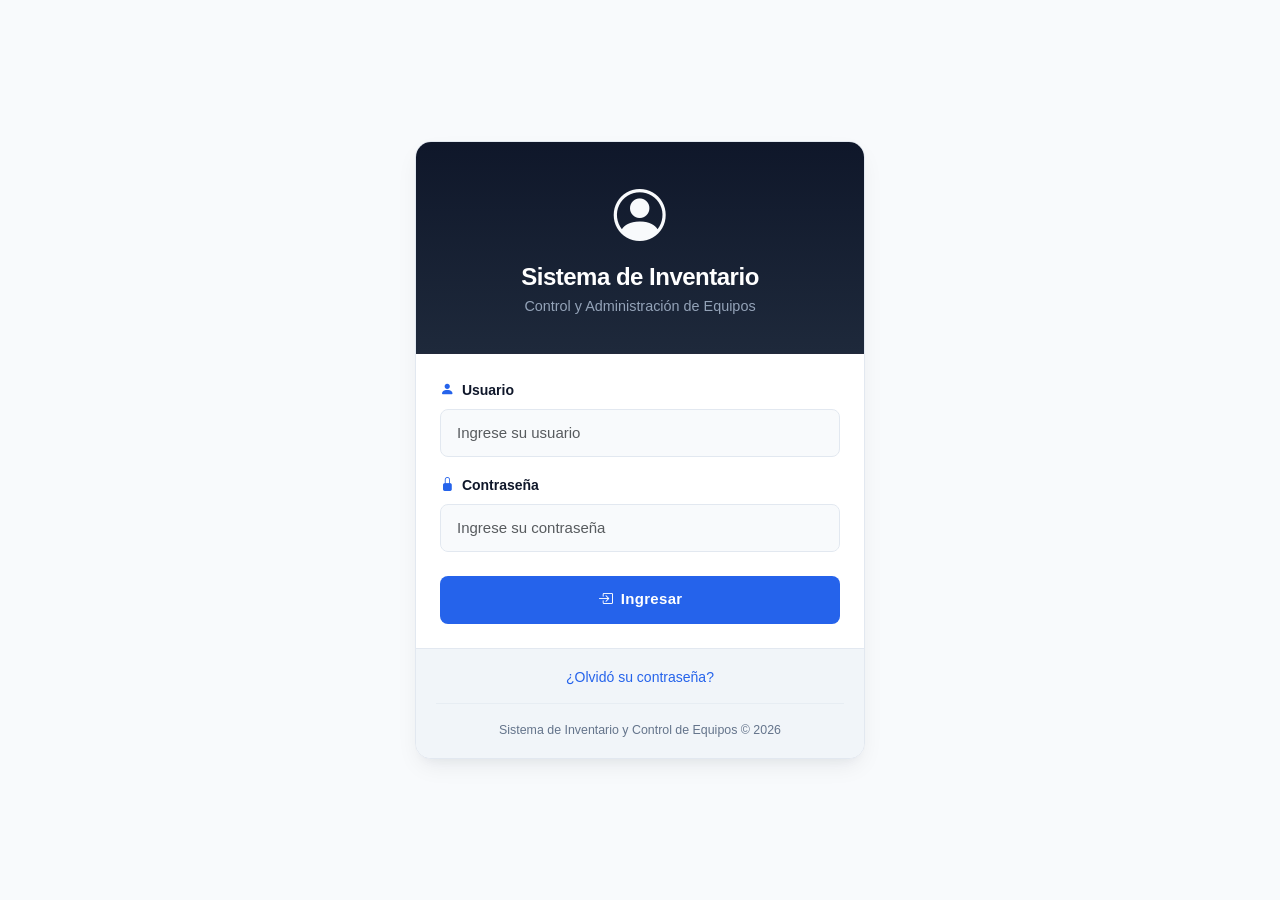
<file: src/main/resources/templates/index.html>
<!DOCTYPE html>
<html lang="es">
<head>
    <meta charset="UTF-8">
    <meta name="viewport" content="width=device-width, initial-scale=1.0">
    <title>Ingreso al Sistema</title>

    <!-- Bootstrap CSS & Icons -->
    <link href="https://cdn.jsdelivr.net/npm/bootstrap@5.3.3/dist/css/bootstrap.min.css" rel="stylesheet">
    <link href="https://cdn.jsdelivr.net/npm/bootstrap-icons@1.11.3/font/bootstrap-icons.css" rel="stylesheet">

    <!-- ESTILOS SOBRIOS INTEGRADOS -->
    <style>
        /* ==============================
           VARIABLES GENERALES
        ============================== */
        :root {
            --azul-principal: #0F172A;
            --azul-acento: #2563EB;
            --azul-hover: #1D4ED8;
            --fondo-sitio: #F8FAFC;
            --fondo-tarjeta: #FFFFFF;
            --texto-principal: #0F172A;
            --texto-secundario: #64748B;
            --borde-suave: #E2E8F0;
            --sombra-elegante: 0 10px 25px -5px rgba(15, 23, 42, 0.08), 0 8px 10px -6px rgba(15, 23, 42, 0.04);
        }

        /* ==============================
           ESTILOS GENERALES Y RESETS
        ============================== */
        * {
            margin: 0;
            padding: 0;
            box-sizing: border-box;
        }

        body {
            background: var(--fondo-sitio);
            min-height: 100vh;
            display: flex;
            justify-content: center;
            align-items: center;
            padding: 30px;
            font-family: -apple-system, BlinkMacSystemFont, 'Segoe UI', Roboto, sans-serif;
            color: var(--texto-principal);
        }

        /* ==============================
           TARJETA
        ============================== */
        .card-system {
            width: 100%;
            max-width: 450px;
            border: 1px solid var(--borde-suave) !important;
            border-radius: 16px !important;
            overflow: hidden;
            background: var(--fondo-tarjeta) !important;
            box-shadow: var(--sombra-elegante);
        }

        /* ==============================
           CABECERA
        ============================== */
        .card-header-system {
            background: linear-gradient(180deg, #0F172A 0%, #1E293B 100%);
            color: #FFFFFF;
            text-align: center;
            padding: 35px 30px;
            border-bottom: 1px solid rgba(255, 255, 255, 0.08);
        }

        .card-header-system h2 {
            font-size: 1.5rem;
            letter-spacing: -0.5px;
        }

        .card-header-system p {
            color: #94A3B8;
            font-size: 0.9rem;
        }

        .logo-system {
            font-size: 52px;
            color: #F8FAFC;
            margin-bottom: 8px;
        }

        /* ==============================
           CUERPO Y FORMULARIO
        ============================== */
        .card-body {
            background: var(--fondo-tarjeta);
            padding: 30px;
        }

        .form-label {
            font-size: 0.875rem;
            color: var(--texto-principal);
        }

        .form-label i {
            color: var(--azul-acento);
        }

        .form-control {
            height: 48px;
            border-radius: 8px;
            border: 1px solid var(--borde-suave);
            padding: 0 16px;
            font-size: 15px;
            color: var(--texto-principal);
            background-color: #F8FAFC;
            transition: all 0.2s ease;
        }

        .form-control:focus {
            background-color: #FFFFFF;
            border-color: var(--azul-acento);
            box-shadow: 0 0 0 4px rgba(37, 99, 235, 0.12);
            outline: none;
        }

        /* ==============================
           BOTÓN
        ============================== */
        .btn-system {
            height: 48px;
            border-radius: 8px;
            border: none;
            background: var(--azul-acento) !important;
            color: #FFFFFF !important;
            font-weight: 600;
            font-size: 15px;
            letter-spacing: 0.3px;
            cursor: pointer;
            transition: background-color 0.2s ease, transform 0.1s ease;
        }

        .btn-system:hover {
            background: var(--azul-hover) !important;
        }

        .btn-system:active {
            transform: scale(0.99);
        }

        /* ==============================
           FOOTER Y ENLACES
        ============================== */
        .card-footer {
            background: #F1F5F9;
            text-align: center;
            padding: 18px 20px;
            border-top: 1px solid var(--borde-suave);
            font-size: 14px;
            color: var(--texto-secundario);
        }

        .card-footer hr {
            border-color: var(--borde-suave);
            margin: 15px 0;
            opacity: 0.6;
        }

        .card-footer small {
            color: var(--texto-secundario);
            font-size: 0.775rem;
        }

        a {
            text-decoration: none;
            color: var(--azul-acento);
            font-weight: 500;
            transition: color 0.2s ease;
        }

        a:hover {
            color: var(--azul-hover);
            text-decoration: underline;
        }
    </style>
</head>

<body>

<div class="card card-system">

    <!-- CABECERA -->
    <div class="card-header-system">
        <i class="bi bi-person-circle logo-system"></i>

        <h2 class="fw-bold mt-2 mb-1">
            Sistema de Inventario
        </h2>

        <p class="mb-0">
            Control y Administración de Equipos
        </p>
    </div>

    <!-- CUERPO -->
    <div class="card-body p-4">

        <form action="/mercado" method="GET">

            <div class="mb-3">
                <label class="form-label fw-semibold">
                    <i class="bi bi-person-fill me-1"></i>
                    Usuario
                </label>
                <input
                    type="text"
                    class="form-control"
                    name="usuario"
                    placeholder="Ingrese su usuario"
                    required>
            </div>

            <div class="mb-4">
                <label class="form-label fw-semibold">
                    <i class="bi bi-lock-fill me-1"></i>
                    Contraseña
                </label>
                <input
                    type="password"
                    class="form-control"
                    name="password"
                    placeholder="Ingrese su contraseña"
                    required>
            </div>

            <div class="d-grid">
                <button type="submit" class="btn-system d-flex align-items-center justify-content-center gap-2">
                    <i class="bi bi-box-arrow-in-right"></i>
                    Ingresar
                </button>
            </div>

        </form>

    </div>

    <!-- PIE DE PÁGINA -->
    <div class="card-footer text-center">
        <div class="mb-2">
            <a href="#">¿Olvidó su contraseña?</a>
        </div>

        <hr>

        <small>
            Sistema de Inventario y Control de Equipos © 2026
        </small>
    </div>

</div>

</body>
</html>
</file>
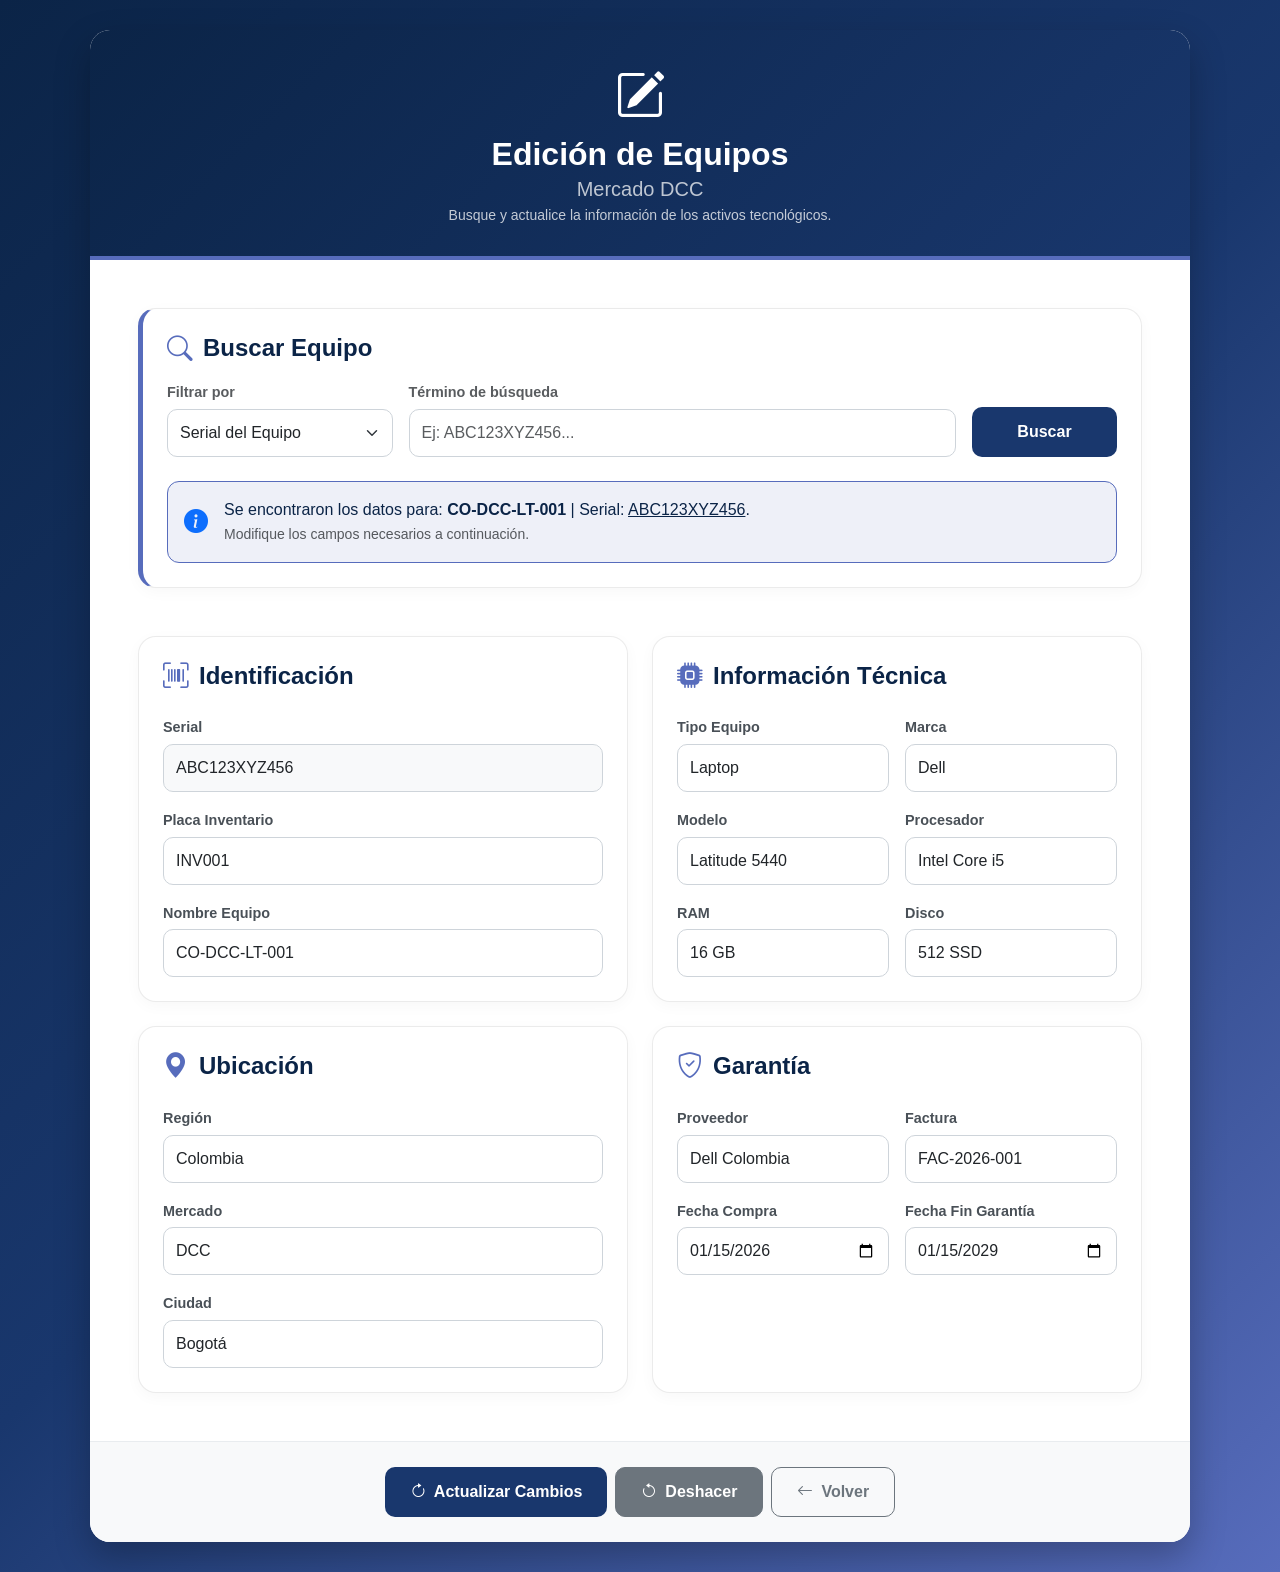
<file: src/main/resources/templates/equipos/edicion_equipos.html>
<!DOCTYPE html>
<html lang="es">

<head>
    <meta charset="UTF-8">
    <meta name="viewport" content="width=device-width, initial-scale=1.0">
    <title>DCC | Editar Equipo</title>

    <!-- Bootstrap CSS -->
    <link href="https://cdn.jsdelivr.net/npm/bootstrap@5.3.3/dist/css/bootstrap.min.css" rel="stylesheet">
    <!-- Bootstrap Icons -->
    <link rel="stylesheet" href="https://cdn.jsdelivr.net/npm/bootstrap-icons@1.11.3/font/bootstrap-icons.min.css">

    <!-- Estilos Internos -->
    <style>
        /* Definición de la paleta de colores Azules */
        :root {
            --azul-oscuro: #0B2447;
            --azul-principal: #19376D;
            --azul-claro: #576CBC;
            --azul-header: linear-gradient(135deg, #0B2447, #19376D);
        }

        * {
            margin: 0;
            padding: 0;
            box-sizing: border-box;
        }

        body {
            background: linear-gradient(135deg, var(--azul-oscuro), var(--azul-principal), var(--azul-claro));
            min-height: 100vh;
            display: flex;
            justify-content: center;
            align-items: center;
            padding: 30px 15px;
            font-family: 'Segoe UI', Tahoma, Geneva, Verdana, sans-serif;
        }

        .main-container {
            width: 100%;
            max-width: 1100px;
        }

        /* Tarjeta Principal */
        .card-system {
            border: none;
            border-radius: 20px;
            overflow: hidden;
            box-shadow: 0 15px 35px rgba(0, 0, 0, .25);
            background: #FFFFFF;
        }

        /* Cabecera de la Tarjeta */
        .card-header-system {
            background: var(--azul-header);
            text-align: center;
            padding: 30px 20px;
            color: white;
            border-bottom: 4px solid var(--azul-claro);
        }

        .logo-system {
            font-size: 50px;
            color: #FFFFFF;
            margin-bottom: 10px;
        }

        /* Secciones Internas / Dashboard Cards */
        .dashboard-card {
            border: 1px solid rgba(0, 0, 0, 0.08);
            border-radius: 18px;
            transition: all 0.35s ease;
            background: #FFFFFF;
            box-shadow: 0 4px 15px rgba(0, 0, 0, .03);
            height: 100%;
        }

        .dashboard-card:hover {
            transform: translateY(-5px);
            box-shadow: 0 12px 25px rgba(25, 55, 109, .15);
            border-color: var(--azul-claro);
        }

        .section-title {
            color: var(--azul-oscuro);
            font-weight: 600;
            display: flex;
            align-items: center;
            gap: 10px;
        }

        .icono {
            font-size: 1.6rem;
            color: var(--azul-claro);
        }

        /* Campos de Formulario */
        .form-label {
            font-weight: 600;
            color: #495057;
            font-size: 0.9rem;
            margin-bottom: 5px;
        }

        .form-control,
        .form-select {
            height: 48px;
            border-radius: 10px;
            border: 1px solid #ced4da;
            padding: 0.375rem 0.75rem;
            transition: all 0.3s ease;
        }

        textarea.form-control {
            height: auto;
        }

        .form-control:focus,
        .form-select:focus {
            border-color: var(--azul-claro);
            box-shadow: 0 0 0 4px rgba(87, 108, 188, .2);
            outline: none;
        }

        /* Botones */
        .btn-system {
            height: 50px;
            border-radius: 10px;
            font-weight: bold;
            font-size: 16px;
            padding: 0 25px;
            display: inline-flex;
            align-items: center;
            justify-content: center;
            gap: 8px;
            transition: all 0.3s ease;
        }

        .btn-primary-system {
            background-color: var(--azul-principal);
            border: none;
            color: white;
        }

        .btn-primary-system:hover {
            background-color: var(--azul-oscuro);
            color: white;
            transform: translateY(-2px);
        }
        
        /* Alerta personalizada para el modo edición */
        .alert-edit-mode {
            background-color: rgba(87, 108, 188, 0.1);
            border: 1px solid var(--azul-claro);
            color: var(--azul-oscuro);
            border-radius: 12px;
            font-weight: 500;
        }

        /* Footer */
        .card-footer-system {
            background: #F8F9FA;
            border-top: 1px solid #E9ECEF;
            text-align: center;
            padding: 25px;
        }

        a {
            text-decoration: none;
        }
    </style>
</head>

<body>

    <div class="main-container">

        <!-- Contenedor Estilo Card System -->
        <div class="card card-system">

            <!-- Cabecera Principal -->
            <div class="card-header-system">
                <i class="bi bi-pencil-square logo-system"></i>
                <h2 class="fw-bold mb-1">Edición de Equipos</h2>
                <h5 class="text-light opacity-75 mb-1">Mercado DCC</h5>
                <p class="small mb-0 opacity-75">Busque y actualice la información de los activos tecnológicos.</p>
            </div>

            <!-- Cuerpo del Formulario -->
            <div class="card-body p-4 p-md-5">

                <!-- MODULO DE BÚSQUEDA Y FILTRADO (NUEVO) -->
                <div class="row mb-5">
                    <div class="col-12">
                        <div class="card dashboard-card" style="border-left: 5px solid var(--azul-claro);">
                            <div class="card-body p-4">
                                <h4 class="section-title mb-3">
                                    <i class="bi bi-search icono"></i>
                                    Buscar Equipo
                                </h4>
                                
                                <div class="row g-3">
                                    <div class="col-md-3">
                                        <label class="form-label text-muted small">Filtrar por</label>
                                        <select class="form-select">

                                            <option value="serial" selected>Serial del Equipo</option> <!--NO EDITABLE -->
                                            <option value="nombre">Nombre (Ej: CO-DCC...)</option>     <!--NO EDITABLE -->
                                            <option value="modelo">Modelo</option>
                                            <option value="mercado">Mercado</option>
                                        </select>
                                    </div>
                                    <div class="col-md-7">
                                        <label class="form-label text-muted small">Término de búsqueda</label>
                                        <input type="text" class="form-control" placeholder="Ej: ABC123XYZ456...">
                                    </div>
                                    <div class="col-md-2 d-flex align-items-end">
                                        <button class="btn btn-system btn-primary-system w-100">
                                            Buscar
                                        </button>
                                    </div>
                                </div>

                                <!-- Indicador de Equipo Seleccionado (Datos ficticios visuales) -->
                                <div class="alert alert-edit-mode mt-4 mb-0 d-flex align-items-center" role="alert">
                                    <i class="bi bi-info-circle-fill fs-4 me-3 text-primary"></i>
                                    <div>
                                        Se encontraron los datos para: 
                                        <strong>CO-DCC-LT-001</strong> | Serial: <span class="text-decoration-underline">ABC123XYZ456</span>. 
                                        <br><small class="text-muted">Modifique los campos necesarios a continuación.</small>
                                    </div>
                                </div>
                            </div>
                        </div>
                    </div>
                </div>
                <!-- FIN MODULO DE BÚSQUEDA -->

                <!-- FILA 1 -->
                <div class="row g-4 mb-4">

                    <!-- Identificación -->
                    <div class="col-lg-6">
                        <div class="card dashboard-card">
                            <div class="card-body p-4">
                                <h4 class="section-title mb-4">
                                    <i class="bi bi-upc-scan icono"></i>
                                    Identificación
                                </h4>

                                <div class="mb-3">
                                    <label class="form-label">Serial</label>
                                    <input type="text" class="form-control bg-light" value="ABC123XYZ456" readonly title="El serial no se puede modificar por seguridad">
                                </div>

                                <div class="mb-3">
                                    <label class="form-label">Placa Inventario</label>
                                    <input type="text" class="form-control" value="INV001">
                                </div>

                                <div>
                                    <label class="form-label">Nombre Equipo</label>
                                    <input type="text" class="form-control" value="CO-DCC-LT-001">
                                </div>
                            </div>
                        </div>
                    </div>

                    <!-- Información Técnica -->
                    <div class="col-lg-6">
                        <div class="card dashboard-card">
                            <div class="card-body p-4">
                                <h4 class="section-title mb-4">
                                    <i class="bi bi-cpu-fill icono"></i>
                                    Información Técnica
                                </h4>

                                <div class="row g-3">
                                    <div class="col-md-6">
                                        <label class="form-label">Tipo Equipo</label>
                                        <input type="text" class="form-control" value="Laptop">
                                    </div>

                                    <div class="col-md-6">
                                        <label class="form-label">Marca</label>
                                        <input type="text" class="form-control" value="Dell">
                                    </div>

                                    <div class="col-md-6">
                                        <label class="form-label">Modelo</label>
                                        <input type="text" class="form-control" value="Latitude 5440">
                                    </div>

                                    <div class="col-md-6">
                                        <label class="form-label">Procesador</label>
                                        <input type="text" class="form-control" value="Intel Core i5">
                                    </div>

                                    <div class="col-md-6">
                                        <label class="form-label">RAM</label>
                                        <input type="text" class="form-control" value="16 GB">
                                    </div>

                                    <div class="col-md-6">
                                        <label class="form-label">Disco</label>
                                        <input type="text" class="form-control" value="512 SSD">
                                    </div>
                                </div>
                            </div>
                        </div>
                    </div>

                </div>

                <!-- FILA 2 -->
                <div class="row g-4 mb-4">

                    <!-- Ubicación -->
                    <div class="col-lg-6">
                        <div class="card dashboard-card">
                            <div class="card-body p-4">
                                <h4 class="section-title mb-4">
                                    <i class="bi bi-geo-alt-fill icono"></i>
                                    Ubicación
                                </h4>

                                <div class="mb-3">
                                    <label class="form-label">Región</label>
                                    <input type="text" class="form-control" value="Colombia">
                                </div>

                                <div class="mb-3">
                                    <label class="form-label">Mercado</label>
                                    <input type="text" class="form-control" value="DCC">
                                </div>

                                <div>
                                    <label class="form-label">Ciudad</label>
                                    <input type="text" class="form-control" value="Bogotá">
                                </div>
                            </div>
                        </div>
                    </div>

                    <!--  Garantía -->
                    <div class="col-lg-6">
                        <div class="card dashboard-card">
                            <div class="card-body p-4">
                                <h4 class="section-title mb-4">
                                    <i class="bi bi-shield-check icono"></i>
                                    Garantía
                                </h4>

                                <div class="row g-3">
                                    <div class="col-md-6">
                                        <label class="form-label">Proveedor</label>
                                        <input type="text" class="form-control" value="Dell Colombia">
                                    </div>

                                    <div class="col-md-6">
                                        <label class="form-label">Factura</label>
                                        <input type="text" class="form-control" value="FAC-2026-001">
                                    </div>

                                    <div class="col-md-6">
                                        <label class="form-label">Fecha Compra</label>
                                        <input type="date" class="form-control" value="2026-01-15">
                                    </div>

                                    <div class="col-md-6">
                                        <label class="form-label">Fecha Fin Garantía</label>
                                        <input type="date" class="form-control" value="2029-01-15">
                                    </div>
                                </div>
                            </div>
                        </div>
                    </div>

                </div>

                <!-- FILA 3 -->
                <div class="row g-4">

                    <!-- Accesorios -->
                    <!-- <div class="col-lg-6">
                        <div class="card dashboard-card">
                            <div class="card-body p-4">
                                <h4 class="section-title mb-4">
                                    <i class="bi bi-box-seam-fill icono"></i>
                                    Accesorios
                                </h4>

                                <div class="row g-2">
                                    <div class="col-6">
                                        <div class="form-check mb-2">
                                            <input class="form-check-input" type="checkbox" id="cargador" checked>
                                            <label class="form-check-label" for="cargador">Cargador</label>
                                        </div>
                                    </div>
                                    <div class="col-6">
                                        <div class="form-check mb-2">
                                            <input class="form-check-input" type="checkbox" id="mouse" checked>
                                            <label class="form-check-label" for="mouse">Mouse</label>
                                        </div>
                                    </div>
                                    <div class="col-6">
                                        <div class="form-check mb-2">
                                            <input class="form-check-input" type="checkbox" id="maletin" checked>
                                            <label class="form-check-label" for="maletin">Maletín</label>
                                        </div>
                                    </div>
                                    <div class="col-6">
                                        <div class="form-check mb-2">
                                            <input class="form-check-input" type="checkbox" id="docking">
                                            <label class="form-check-label" for="docking">Docking</label>
                                        </div>
                                    </div>
                                </div>
                            </div>
                        </div>
                    </div>
                    -->

                    <!-- Estado del Equipo -->
                    <!--<div class="col-lg-6">
                        <div class="card dashboard-card">
                            <div class="card-body p-4">
                                <h4 class="section-title mb-4">
                                    <i class="bi bi-clipboard-check-fill icono"></i>
                                    Estado del Equipo
                                </h4>

                                <div class="mb-3">
                                    <label class="form-label">Estado</label>
                                    <select class="form-select">
                                        <option>Disponible</option>
                                        <option selected>Asignado</option>
                                        <option>Mantenimiento</option>
                                        <option>Pendiente Revisión</option>
                                        <option>Baja</option>
                                    </select>
                                </div>
                                

                                <div>
                                    <label class="form-label">Observaciones</label>
                                    <textarea class="form-control" rows="3">Equipo asignado al área de desarrollo. Presenta un ligero rayón en la tapa superior.</textarea>
                                </div>
                            </div>
                        </div>
                    </div>-->

                </div>

            </div>

            <!-- Footer / Botones -->
            <div class="card-footer-system">
                <div class="d-flex flex-wrap justify-content-center gap-2">
                    <button type="submit" class="btn btn-system btn-primary-system">
                        <i class="bi bi-arrow-clockwise"></i> Actualizar Cambios
                    </button>

                    <button type="button" class="btn btn-system btn-secondary">
                        <i class="bi bi-arrow-counterclockwise"></i> Deshacer
                    </button>

                    <a href="/dashboard/dashboard.html" class="btn btn-system btn-outline-secondary">
                        <i class="bi bi-arrow-left"></i> Volver
                    </a>
                </div>
            </div>

        </div>

    </div>

</body>

</html>
</file>
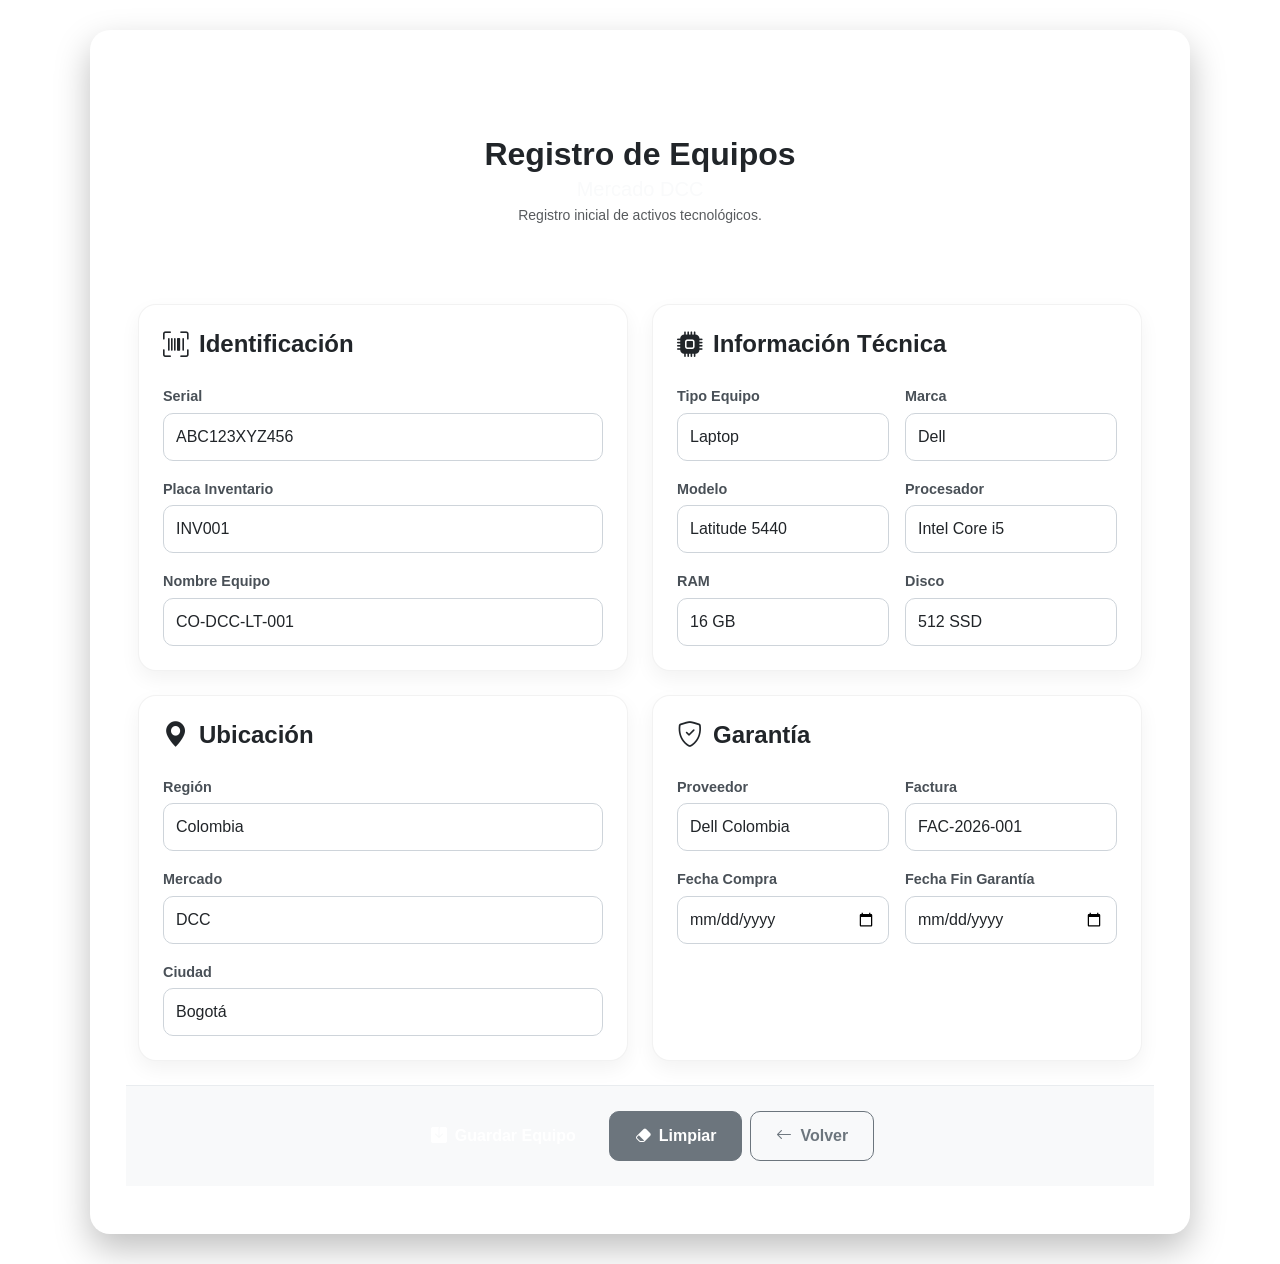
<file: src/main/resources/templates/equipos/registro_equipos.html>
<!DOCTYPE html>
<html lang="es">

<head>
    <meta charset="UTF-8">
    <meta name="viewport" content="width=device-width, initial-scale=1.0">
    <title>DCC | Registrar Equipo</title>

    <!-- Bootstrap CSS -->
    <link href="https://cdn.jsdelivr.net/npm/bootstrap@5.3.3/dist/css/bootstrap.min.css" rel="stylesheet">
    <!-- Bootstrap Icons -->
    <link rel="stylesheet" href="https://cdn.jsdelivr.net/npm/bootstrap-icons@1.11.3/font/bootstrap-icons.min.css">

    <!-- Estilos Internos -->
    <style>
    

        * {
            margin: 0;
            padding: 0;
            box-sizing: border-box;
        }

        body {
            background: linear-gradient(135deg, var(--azul-oscuro), var(--azul-principal), var(--azul-claro));
            min-height: 100vh;
            display: flex;
            justify-content: center;
            align-items: center;
            padding: 30px 15px;
            font-family: 'Segoe UI', Tahoma, Geneva, Verdana, sans-serif;
        }

        .main-container {
            width: 100%;
            max-width: 1100px;
        }

        /* Tarjeta Principal */
        .card-system {
            border: none;
            border-radius: 20px;
            overflow: hidden;
            box-shadow: 0 15px 35px rgba(0, 0, 0, .25);
            background: #FFFFFF;
        }

        /* Cabecera de la Tarjeta */
        .card-header-system {
            background: var(--azul-header);
            text-align: center;
            padding: 30px 20px;
        }

        .logo-system {
            font-size: 50px;
            color: #FFFFFF;
            margin-bottom: 10px;
        }

        /* Secciones Internas / Dashboard Cards */
        .dashboard-card {
            border: 1px solid rgba(0, 0, 0, 0.05);
            border-radius: 18px;
            transition: all 0.35s ease;
            background: #FFFFFF;
            box-shadow: 0 8px 20px rgba(0, 0, 0, .05);
            height: 100%;
        }

        .dashboard-card:hover {
            transform: translateY(-5px);
            box-shadow: 0 12px 25px rgba(15, 76, 129, .15);
        }

        .section-title {
            color: var(--azul-oscuro);
            font-weight: 600;
            display: flex;
            align-items: center;
            gap: 10px;
        }

        .icono {
            font-size: 1.6rem;
            color: var(--azul-principal);
        }

        /* Campos de Formulario */
        .form-label {
            font-weight: 600;
            color: #495057;
            font-size: 0.9rem;
            margin-bottom: 5px;
        }

        .form-control,
        .form-select {
            height: 48px;
            border-radius: 10px;
            border: 1px solid #ced4da;
            padding: 0.375rem 0.75rem;
        }

        textarea.form-control {
            height: auto;
        }

        .form-control:focus,
        .form-select:focus {
            border-color: var(--azul-principal);
            box-shadow: 0 0 10px rgba(30, 136, 229, .3);
        }

        /* Botones */
        .btn-system {
            height: 50px;
            border-radius: 10px;
            font-weight: bold;
            font-size: 16px;
            padding: 0 25px;
            display: inline-flex;
            align-items: center;
            justify-content: center;
            gap: 8px;
        }

        .btn-primary-system {
            background-color: var(--azul-principal);
            border: none;
            color: white;
        }

        .btn-primary-system:hover {
            background-color: var(--azul-oscuro);
            color: white;
        }

        /* Footer */
        .card-footer-system {
            background: #F8F9FA;
            border-top: 1px solid #E9ECEF;
            text-align: center;
            padding: 25px;
        }

        a {
            text-decoration: none;
        }
    </style>
</head>

<body>

    <div class="main-container">

        <!-- Contenedor Estilo Card System -->
        <div class="card card-system">

            <!-- Cabecera Principal -->
            <div class="card-header-system">
                <i class="bi bi-laptop logo-system"></i>
                <h2 class="fw-bold mb-1">Registro de Equipos</h2>
                <h5 class="text-light opacity-75 mb-1">Mercado DCC</h5>
                <p class="small mb-0 opacity-75">Registro inicial de activos tecnológicos.</p>
            </div>

            <!-- Cuerpo del Formulario -->
            <div class="card-body p-4 p-md-5">

                <!-- FILA 1 -->
                <div class="row g-4 mb-4">

                    <!-- Identificación -->
                    <div class="col-lg-6">
                        <div class="card dashboard-card">
                            <div class="card-body p-4">
                                <h4 class="section-title mb-4">
                                    <i class="bi bi-upc-scan icono"></i>
                                    Identificación
                                </h4>

                                <div class="mb-3">
                                    <label class="form-label">Serial</label>
                                    <input type="text" class="form-control" value="ABC123XYZ456">
                                </div>

                                <div class="mb-3">
                                    <label class="form-label">Placa Inventario</label>
                                    <input type="text" class="form-control" value="INV001">
                                </div>

                                <div> <!--AQUI DEBE INDICAR EL NOMBRE DEL EQUIPO SEGUN COMO ESTE EN EL SERVICE DESK O COMO ESTE EL ESTADO DEL EQUIPO.-->
                                    <label class="form-label">Nombre Equipo</label>
                                    <input type="text" class="form-control" value="CO-DCC-LT-001">
                                </div>
                            </div>
                        </div>
                    </div>

                    <!-- Información Técnica -->
                    <div class="col-lg-6">
                        <div class="card dashboard-card">
                            <div class="card-body p-4">
                                <h4 class="section-title mb-4">
                                    <i class="bi bi-cpu-fill icono"></i>
                                    Información Técnica
                                </h4>

                                <div class="row g-3">
                                    <div class="col-md-6">
                                        <label class="form-label">Tipo Equipo</label>
                                        <input type="text" class="form-control" value="Laptop">
                                    </div>

                                    <div class="col-md-6">
                                        <label class="form-label">Marca</label>
                                        <input type="text" class="form-control" value="Dell">
                                    </div>

                                    <div class="col-md-6">
                                        <label class="form-label">Modelo</label>
                                        <input type="text" class="form-control" value="Latitude 5440">
                                    </div>

                                    <div class="col-md-6">
                                        <label class="form-label">Procesador</label>
                                        <input type="text" class="form-control" value="Intel Core i5">
                                    </div>

                                    <div class="col-md-6">
                                        <label class="form-label">RAM</label>
                                        <input type="text" class="form-control" value="16 GB">
                                    </div>

                                    <div class="col-md-6">
                                        <label class="form-label">Disco</label>
                                        <input type="text" class="form-control" value="512 SSD">
                                    </div>
                                </div>
                            </div>
                        </div>
                    </div>

                </div>

                <!-- FILA 2 -->
                <div class="row g-4 mb-4">

                    <!-- Ubicación -->
                    <div class="col-lg-6">
                        <div class="card dashboard-card">
                            <div class="card-body p-4">
                                <h4 class="section-title mb-4">
                                    <i class="bi bi-geo-alt-fill icono"></i>
                                    Ubicación
                                </h4>

                                <div class="mb-3">
                                    <label class="form-label">Región</label>
                                    <input type="text" class="form-control" value="Colombia">
                                </div>

                                <div class="mb-3">
                                    <label class="form-label">Mercado</label>
                                    <input type="text" class="form-control" value="DCC">
                                </div>

                                <div>
                                    <label class="form-label">Ciudad</label>
                                    <input type="text" class="form-control" value="Bogotá">
                                </div>
                            </div>
                        </div>
                    </div>

                    <!-- Garantía -->
                    <div class="col-lg-6">
                        <div class="card dashboard-card">
                            <div class="card-body p-4">
                                <h4 class="section-title mb-4">
                                    <i class="bi bi-shield-check icono"></i>
                                    Garantía
                                </h4>

                                <div class="row g-3">
                                    <div class="col-md-6">
                                        <label class="form-label">Proveedor</label>
                                        <input type="text" class="form-control" value="Dell Colombia">
                                    </div>

                                    <div class="col-md-6">
                                        <label class="form-label">Factura</label>
                                        <input type="text" class="form-control" value="FAC-2026-001">
                                    </div>

                                    <div class="col-md-6">
                                        <label class="form-label">Fecha Compra</label>
                                        <input type="date" class="form-control">
                                    </div>

                                    <div class="col-md-6">
                                        <label class="form-label">Fecha Fin Garantía</label>
                                        <input type="date" class="form-control">
                                    </div>
                                </div>
                            </div>
                        </div>
                    </div>

                </div>

                <!-- FILA 3 -->
                <div class="row g-4">

                    <!-- Accesorios --> <!--SI EL EQUIPO ESTA ASIGNADO, DEBE APARECER INFORMACION DE LOS ACCESORIOS.-->
                    <!--<div class="col-lg-6">
                        <div class="card dashboard-card">
                            <div class="card-body p-4">
                                <h4 class="section-title mb-4">
                                    <i class="bi bi-box-seam-fill icono"></i>
                                    Accesorios
                                </h4>

                                <div class="row g-2">
                                    <div class="col-6">
                                        <div class="form-check mb-2">
                                            <input class="form-check-input" type="checkbox" id="cargador" checked>
                                            <label class="form-check-label" for="cargador">Cargador</label>
                                        </div>
                                    </div>
                                    <div class="col-6">
                                        <div class="form-check mb-2">
                                            <input class="form-check-input" type="checkbox" id="mouse" checked>
                                            <label class="form-check-label" for="mouse">Mouse</label>
                                        </div>
                                    </div>
                                    <div class="col-6">
                                        <div class="form-check mb-2">
                                            <input class="form-check-input" type="checkbox" id="maletin" checked>
                                            <label class="form-check-label" for="maletin">Maletín</label>
                                        </div>
                                    </div>
                                    <div class="col-6">
                                        <div class="form-check mb-2">
                                            <input class="form-check-input" type="checkbox" id="docking">
                                            <label class="form-check-label" for="docking">Docking</label>
                                        </div>
                                    </div>
                                </div>
                            </div>
                        </div>
                    </div>
                    -->

                    
                    <!-- Estado del Equipo -->
                    <!--<div class="col-lg-6">
                        <div class="card dashboard-card">
                            <div class="card-body p-4">
                                <h4 class="section-title mb-4">
                                    <i class="bi bi-clipboard-check-fill icono"></i>
                                    Estado del Equipo
                                </h4>

                                <div class="mb-3">
                                    <label class="form-label">Estado</label>
                                    <select class="form-select">
                                        <option selected>Disponible</option>
                                        <option>Asignado</option>
                                        <option>Mantenimiento</option>
                                        <option>Pendiente Revisión</option>
                                        <option>Baja</option>
                                    </select>
                                </div>

                                <div>
                                    <label class="form-label">Observaciones</label>
                                    <textarea class="form-control" rows="3">Equipo nuevo recibido desde laboratorio con accesorios completos.</textarea>
                                </div>
                            </div>
                        </div>
                    </div>

                </div>

            </div>
                -->

            <!-- Footer / Botones -->
            <div class="card-footer-system">
                <div class="d-flex flex-wrap justify-content-center gap-2">
                    <button type="submit" class="btn btn-system btn-primary-system">
                        <i class="bi bi-save-fill"></i> Guardar Equipo
                    </button>

                    <button type="reset" class="btn btn-system btn-secondary">
                        <i class="bi bi-eraser-fill"></i> Limpiar
                    </button>

                    <a href="/dashboard/dashboard.html" class="btn btn-system btn-outline-secondary">
                        <i class="bi bi-arrow-left"></i> Volver
                    </a>
                </div>
            </div>

        </div>

    </div>

</body>

</html>
</file>
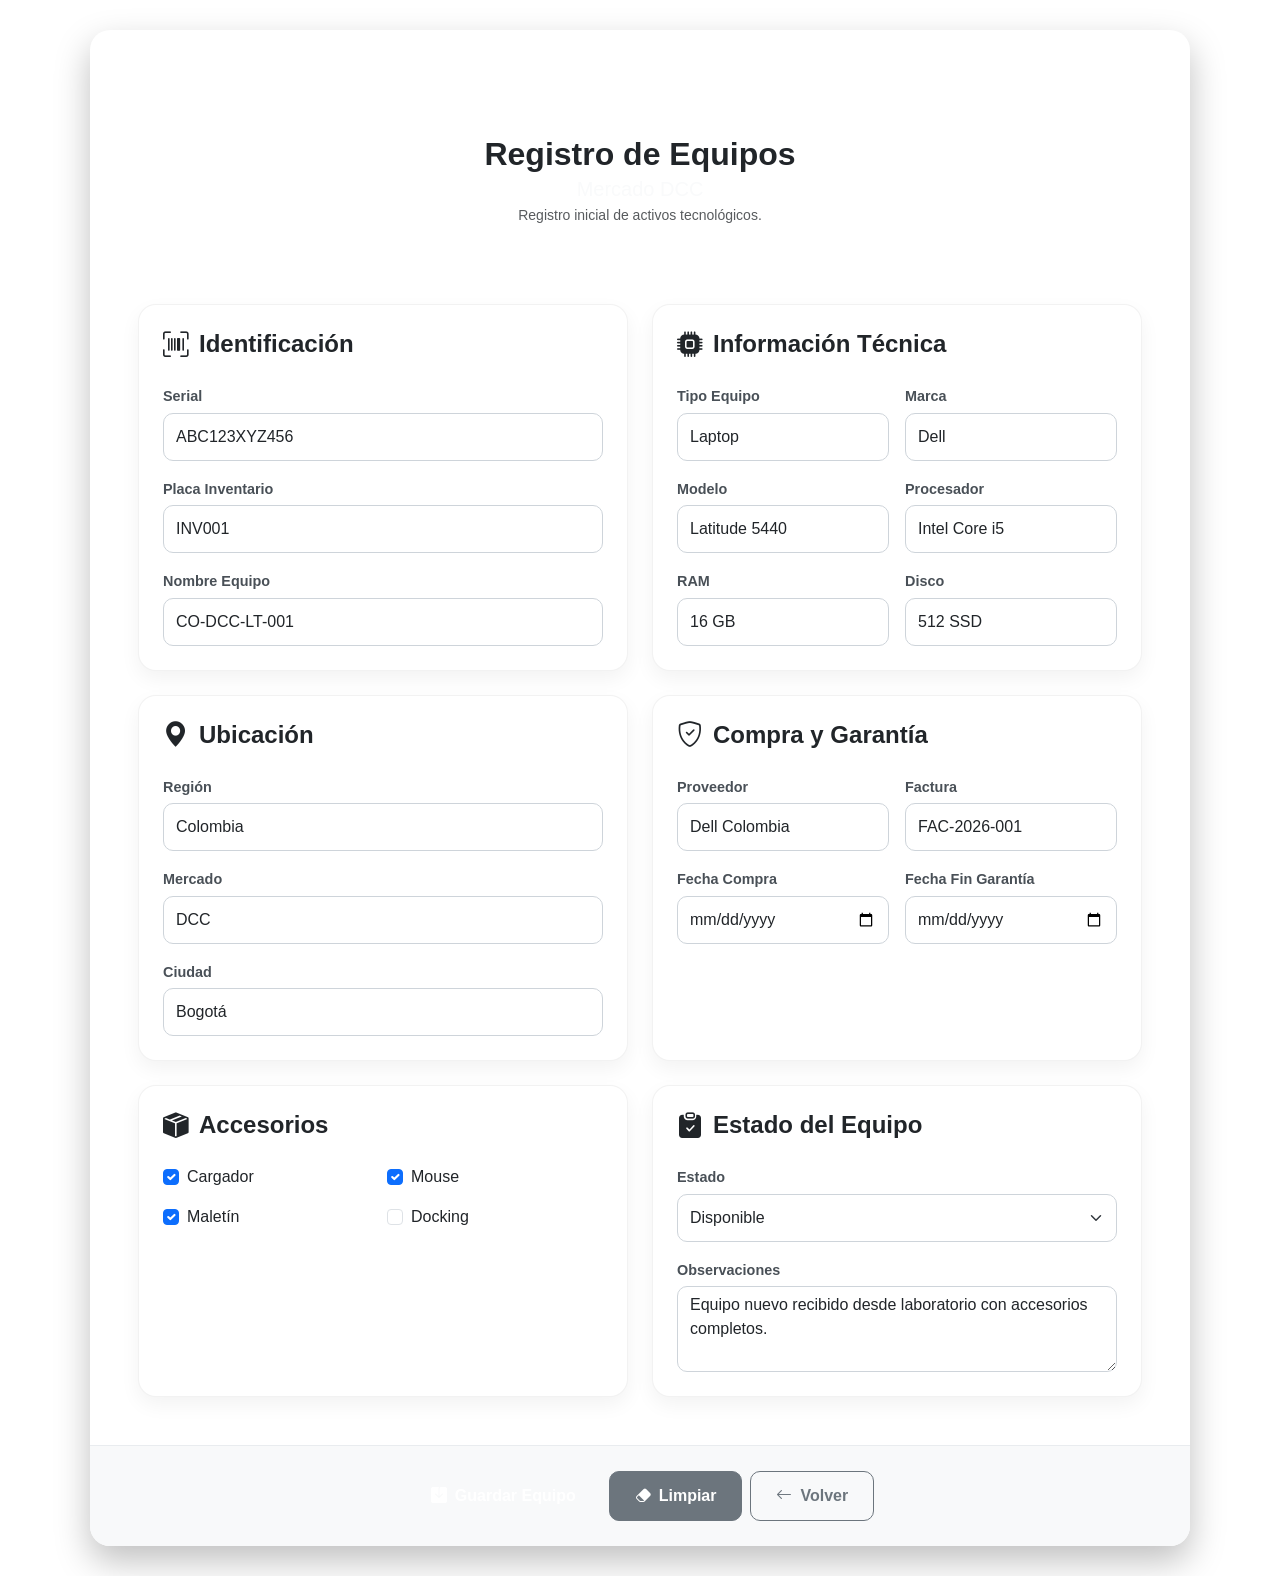
<file: src/main/resources/templates/registro_equipos/registro_equipos.html>
<!DOCTYPE html>
<html lang="es">

<head>
    <meta charset="UTF-8">
    <meta name="viewport" content="width=device-width, initial-scale=1.0">
    <title>DCC | Registrar Equipo</title>

    <!-- Bootstrap CSS -->
    <link href="https://cdn.jsdelivr.net/npm/bootstrap@5.3.3/dist/css/bootstrap.min.css" rel="stylesheet">
    <!-- Bootstrap Icons -->
    <link rel="stylesheet" href="https://cdn.jsdelivr.net/npm/bootstrap-icons@1.11.3/font/bootstrap-icons.min.css">

    <!-- Estilos Internos -->
    <style>
    

        * {
            margin: 0;
            padding: 0;
            box-sizing: border-box;
        }

        body {
            background: linear-gradient(135deg, var(--azul-oscuro), var(--azul-principal), var(--azul-claro));
            min-height: 100vh;
            display: flex;
            justify-content: center;
            align-items: center;
            padding: 30px 15px;
            font-family: 'Segoe UI', Tahoma, Geneva, Verdana, sans-serif;
        }

        .main-container {
            width: 100%;
            max-width: 1100px;
        }

        /* Tarjeta Principal */
        .card-system {
            border: none;
            border-radius: 20px;
            overflow: hidden;
            box-shadow: 0 15px 35px rgba(0, 0, 0, .25);
            background: #FFFFFF;
        }

        /* Cabecera de la Tarjeta */
        .card-header-system {
            background: var(--azul-header);
            text-align: center;
            padding: 30px 20px;
        }

        .logo-system {
            font-size: 50px;
            color: #FFFFFF;
            margin-bottom: 10px;
        }

        /* Secciones Internas / Dashboard Cards */
        .dashboard-card {
            border: 1px solid rgba(0, 0, 0, 0.05);
            border-radius: 18px;
            transition: all 0.35s ease;
            background: #FFFFFF;
            box-shadow: 0 8px 20px rgba(0, 0, 0, .05);
            height: 100%;
        }

        .dashboard-card:hover {
            transform: translateY(-5px);
            box-shadow: 0 12px 25px rgba(15, 76, 129, .15);
        }

        .section-title {
            color: var(--azul-oscuro);
            font-weight: 600;
            display: flex;
            align-items: center;
            gap: 10px;
        }

        .icono {
            font-size: 1.6rem;
            color: var(--azul-principal);
        }

        /* Campos de Formulario */
        .form-label {
            font-weight: 600;
            color: #495057;
            font-size: 0.9rem;
            margin-bottom: 5px;
        }

        .form-control,
        .form-select {
            height: 48px;
            border-radius: 10px;
            border: 1px solid #ced4da;
            padding: 0.375rem 0.75rem;
        }

        textarea.form-control {
            height: auto;
        }

        .form-control:focus,
        .form-select:focus {
            border-color: var(--azul-principal);
            box-shadow: 0 0 10px rgba(30, 136, 229, .3);
        }

        /* Botones */
        .btn-system {
            height: 50px;
            border-radius: 10px;
            font-weight: bold;
            font-size: 16px;
            padding: 0 25px;
            display: inline-flex;
            align-items: center;
            justify-content: center;
            gap: 8px;
        }

        .btn-primary-system {
            background-color: var(--azul-principal);
            border: none;
            color: white;
        }

        .btn-primary-system:hover {
            background-color: var(--azul-oscuro);
            color: white;
        }

        /* Footer */
        .card-footer-system {
            background: #F8F9FA;
            border-top: 1px solid #E9ECEF;
            text-align: center;
            padding: 25px;
        }

        a {
            text-decoration: none;
        }
    </style>
</head>

<body>

    <div class="main-container">

        <!-- Contenedor Estilo Card System -->
        <div class="card card-system">

            <!-- Cabecera Principal -->
            <div class="card-header-system">
                <i class="bi bi-laptop logo-system"></i>
                <h2 class="fw-bold mb-1">Registro de Equipos</h2>
                <h5 class="text-light opacity-75 mb-1">Mercado DCC</h5>
                <p class="small mb-0 opacity-75">Registro inicial de activos tecnológicos.</p>
            </div>

            <!-- Cuerpo del Formulario -->
            <div class="card-body p-4 p-md-5">

                <!-- FILA 1 -->
                <div class="row g-4 mb-4">

                    <!-- Identificación -->
                    <div class="col-lg-6">
                        <div class="card dashboard-card">
                            <div class="card-body p-4">
                                <h4 class="section-title mb-4">
                                    <i class="bi bi-upc-scan icono"></i>
                                    Identificación
                                </h4>

                                <div class="mb-3">
                                    <label class="form-label">Serial</label>
                                    <input type="text" class="form-control" value="ABC123XYZ456">
                                </div>

                                <div class="mb-3">
                                    <label class="form-label">Placa Inventario</label>
                                    <input type="text" class="form-control" value="INV001">
                                </div>

                                <div> <!--AQUI DEBE INDICAR EL NOMBRE DEL EQUIPO SEGUN COMO ESTE EN EL SERVICE DESK O COMO ESTE EL ESTADO DEL EQUIPO.-->
                                    <label class="form-label">Nombre Equipo</label>
                                    <input type="text" class="form-control" value="CO-DCC-LT-001">
                                </div>
                            </div>
                        </div>
                    </div>

                    <!-- Información Técnica -->
                    <div class="col-lg-6">
                        <div class="card dashboard-card">
                            <div class="card-body p-4">
                                <h4 class="section-title mb-4">
                                    <i class="bi bi-cpu-fill icono"></i>
                                    Información Técnica
                                </h4>

                                <div class="row g-3">
                                    <div class="col-md-6">
                                        <label class="form-label">Tipo Equipo</label>
                                        <input type="text" class="form-control" value="Laptop">
                                    </div>

                                    <div class="col-md-6">
                                        <label class="form-label">Marca</label>
                                        <input type="text" class="form-control" value="Dell">
                                    </div>

                                    <div class="col-md-6">
                                        <label class="form-label">Modelo</label>
                                        <input type="text" class="form-control" value="Latitude 5440">
                                    </div>

                                    <div class="col-md-6">
                                        <label class="form-label">Procesador</label>
                                        <input type="text" class="form-control" value="Intel Core i5">
                                    </div>

                                    <div class="col-md-6">
                                        <label class="form-label">RAM</label>
                                        <input type="text" class="form-control" value="16 GB">
                                    </div>

                                    <div class="col-md-6">
                                        <label class="form-label">Disco</label>
                                        <input type="text" class="form-control" value="512 SSD">
                                    </div>
                                </div>
                            </div>
                        </div>
                    </div>

                </div>

                <!-- FILA 2 -->
                <div class="row g-4 mb-4">

                    <!-- Ubicación -->
                    <div class="col-lg-6">
                        <div class="card dashboard-card">
                            <div class="card-body p-4">
                                <h4 class="section-title mb-4">
                                    <i class="bi bi-geo-alt-fill icono"></i>
                                    Ubicación
                                </h4>

                                <div class="mb-3">
                                    <label class="form-label">Región</label>
                                    <input type="text" class="form-control" value="Colombia">
                                </div>

                                <div class="mb-3">
                                    <label class="form-label">Mercado</label>
                                    <input type="text" class="form-control" value="DCC">
                                </div>

                                <div>
                                    <label class="form-label">Ciudad</label>
                                    <input type="text" class="form-control" value="Bogotá">
                                </div>
                            </div>
                        </div>
                    </div>

                    <!-- Compra y Garantía -->
                    <div class="col-lg-6">
                        <div class="card dashboard-card">
                            <div class="card-body p-4">
                                <h4 class="section-title mb-4">
                                    <i class="bi bi-shield-check icono"></i>
                                    Compra y Garantía
                                </h4>

                                <div class="row g-3">
                                    <div class="col-md-6">
                                        <label class="form-label">Proveedor</label>
                                        <input type="text" class="form-control" value="Dell Colombia">
                                    </div>

                                    <div class="col-md-6">
                                        <label class="form-label">Factura</label>
                                        <input type="text" class="form-control" value="FAC-2026-001">
                                    </div>

                                    <div class="col-md-6">
                                        <label class="form-label">Fecha Compra</label>
                                        <input type="date" class="form-control">
                                    </div>

                                    <div class="col-md-6">
                                        <label class="form-label">Fecha Fin Garantía</label>
                                        <input type="date" class="form-control">
                                    </div>
                                </div>
                            </div>
                        </div>
                    </div>

                </div>

                <!-- FILA 3 -->
                <div class="row g-4">

                    <!-- Accesorios -->
                    <div class="col-lg-6">
                        <div class="card dashboard-card">
                            <div class="card-body p-4">
                                <h4 class="section-title mb-4">
                                    <i class="bi bi-box-seam-fill icono"></i>
                                    Accesorios
                                </h4>

                                <div class="row g-2">
                                    <div class="col-6">
                                        <div class="form-check mb-2">
                                            <input class="form-check-input" type="checkbox" id="cargador" checked>
                                            <label class="form-check-label" for="cargador">Cargador</label>
                                        </div>
                                    </div>
                                    <div class="col-6">
                                        <div class="form-check mb-2">
                                            <input class="form-check-input" type="checkbox" id="mouse" checked>
                                            <label class="form-check-label" for="mouse">Mouse</label>
                                        </div>
                                    </div>
                                    <div class="col-6">
                                        <div class="form-check mb-2">
                                            <input class="form-check-input" type="checkbox" id="maletin" checked>
                                            <label class="form-check-label" for="maletin">Maletín</label>
                                        </div>
                                    </div>
                                    <div class="col-6">
                                        <div class="form-check mb-2">
                                            <input class="form-check-input" type="checkbox" id="docking">
                                            <label class="form-check-label" for="docking">Docking</label>
                                        </div>
                                    </div>
                                </div>
                            </div>
                        </div>
                    </div>

                    <!-- Estado del Equipo -->
                    <div class="col-lg-6">
                        <div class="card dashboard-card">
                            <div class="card-body p-4">
                                <h4 class="section-title mb-4">
                                    <i class="bi bi-clipboard-check-fill icono"></i>
                                    Estado del Equipo
                                </h4>

                                <div class="mb-3">
                                    <label class="form-label">Estado</label>
                                    <select class="form-select">
                                        <option selected>Disponible</option>
                                        <option>Asignado</option>
                                        <option>Mantenimiento</option>
                                        <option>Pendiente Revisión</option>
                                        <option>Baja</option>
                                    </select>
                                </div>

                                <div>
                                    <label class="form-label">Observaciones</label>
                                    <textarea class="form-control" rows="3">Equipo nuevo recibido desde laboratorio con accesorios completos.</textarea>
                                </div>
                            </div>
                        </div>
                    </div>

                </div>

            </div>

            <!-- Footer / Botones -->
            <div class="card-footer-system">
                <div class="d-flex flex-wrap justify-content-center gap-2">
                    <button type="submit" class="btn btn-system btn-primary-system">
                        <i class="bi bi-save-fill"></i> Guardar Equipo
                    </button>

                    <button type="reset" class="btn btn-system btn-secondary">
                        <i class="bi bi-eraser-fill"></i> Limpiar
                    </button>

                    <a href="/dashboard/dashboard.html" class="btn btn-system btn-outline-secondary">
                        <i class="bi bi-arrow-left"></i> Volver
                    </a>
                </div>
            </div>

        </div>

    </div>

</body>

</html>
</file>
